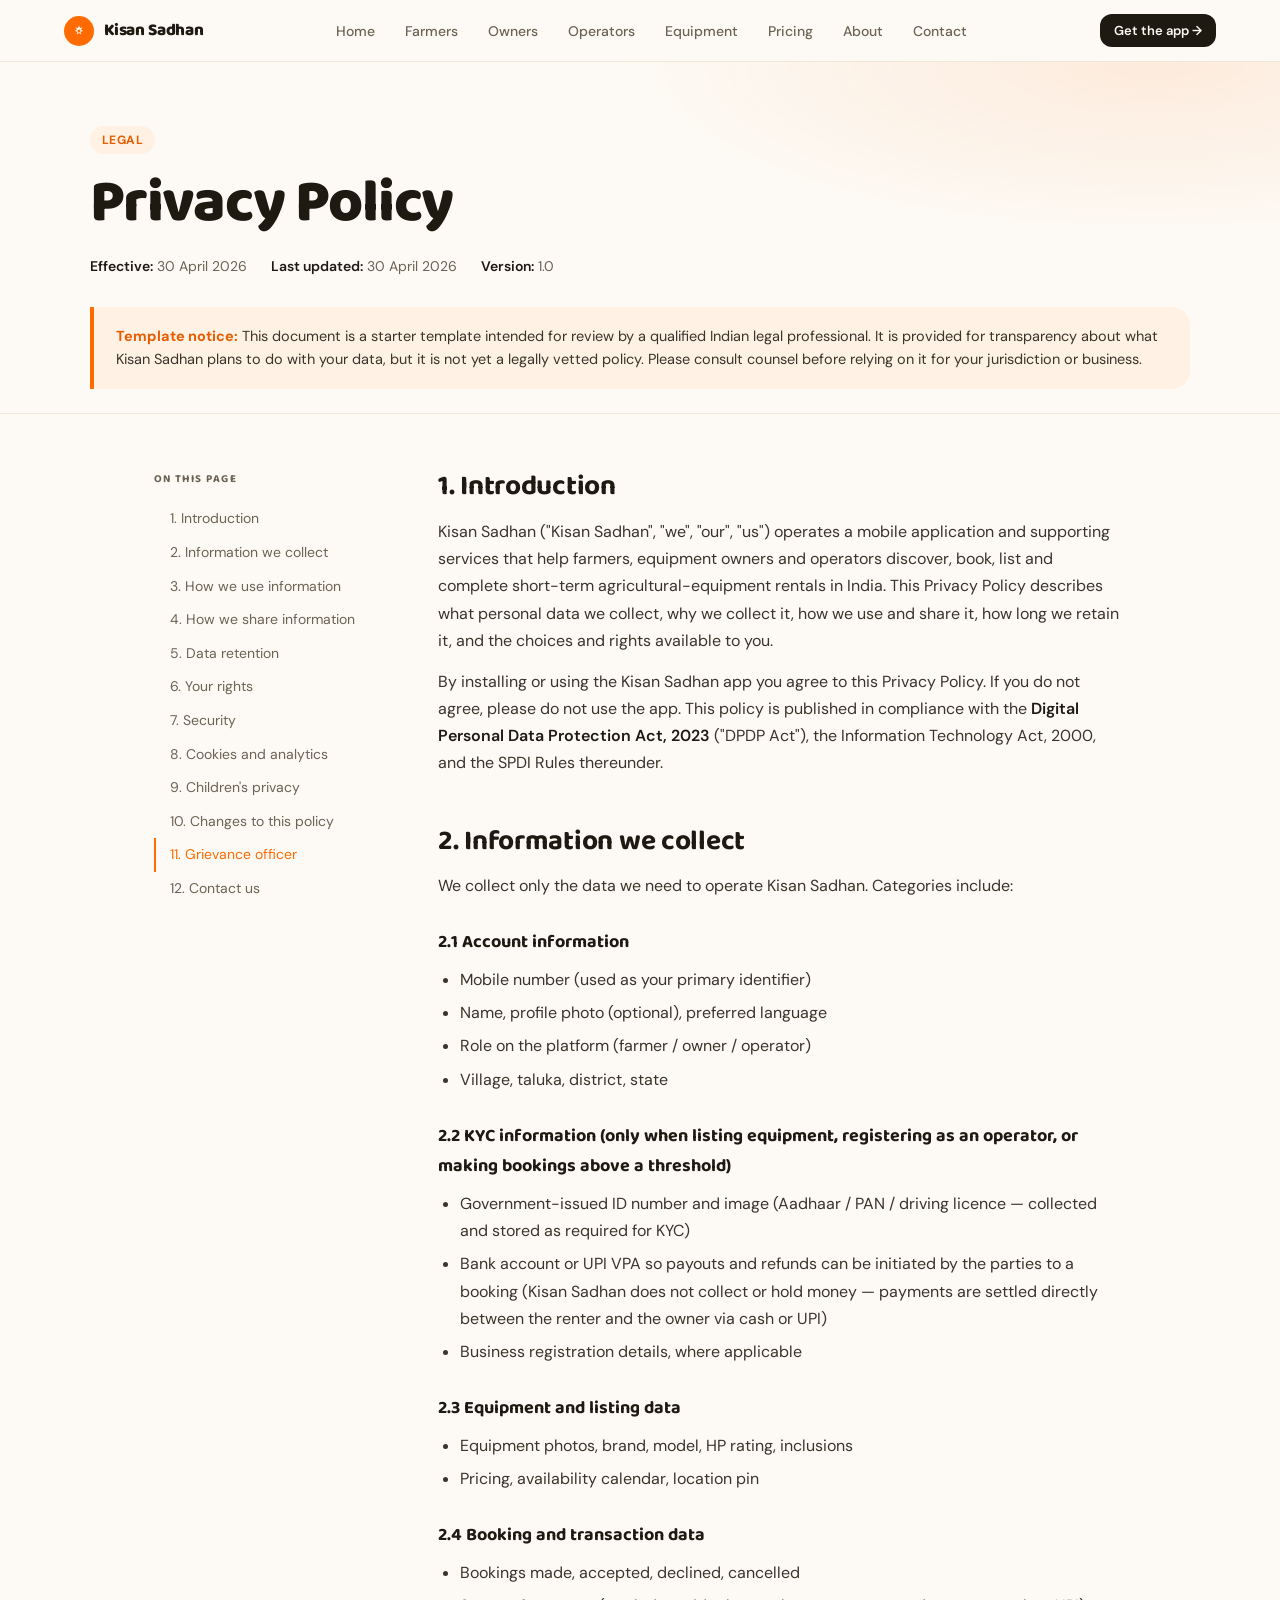
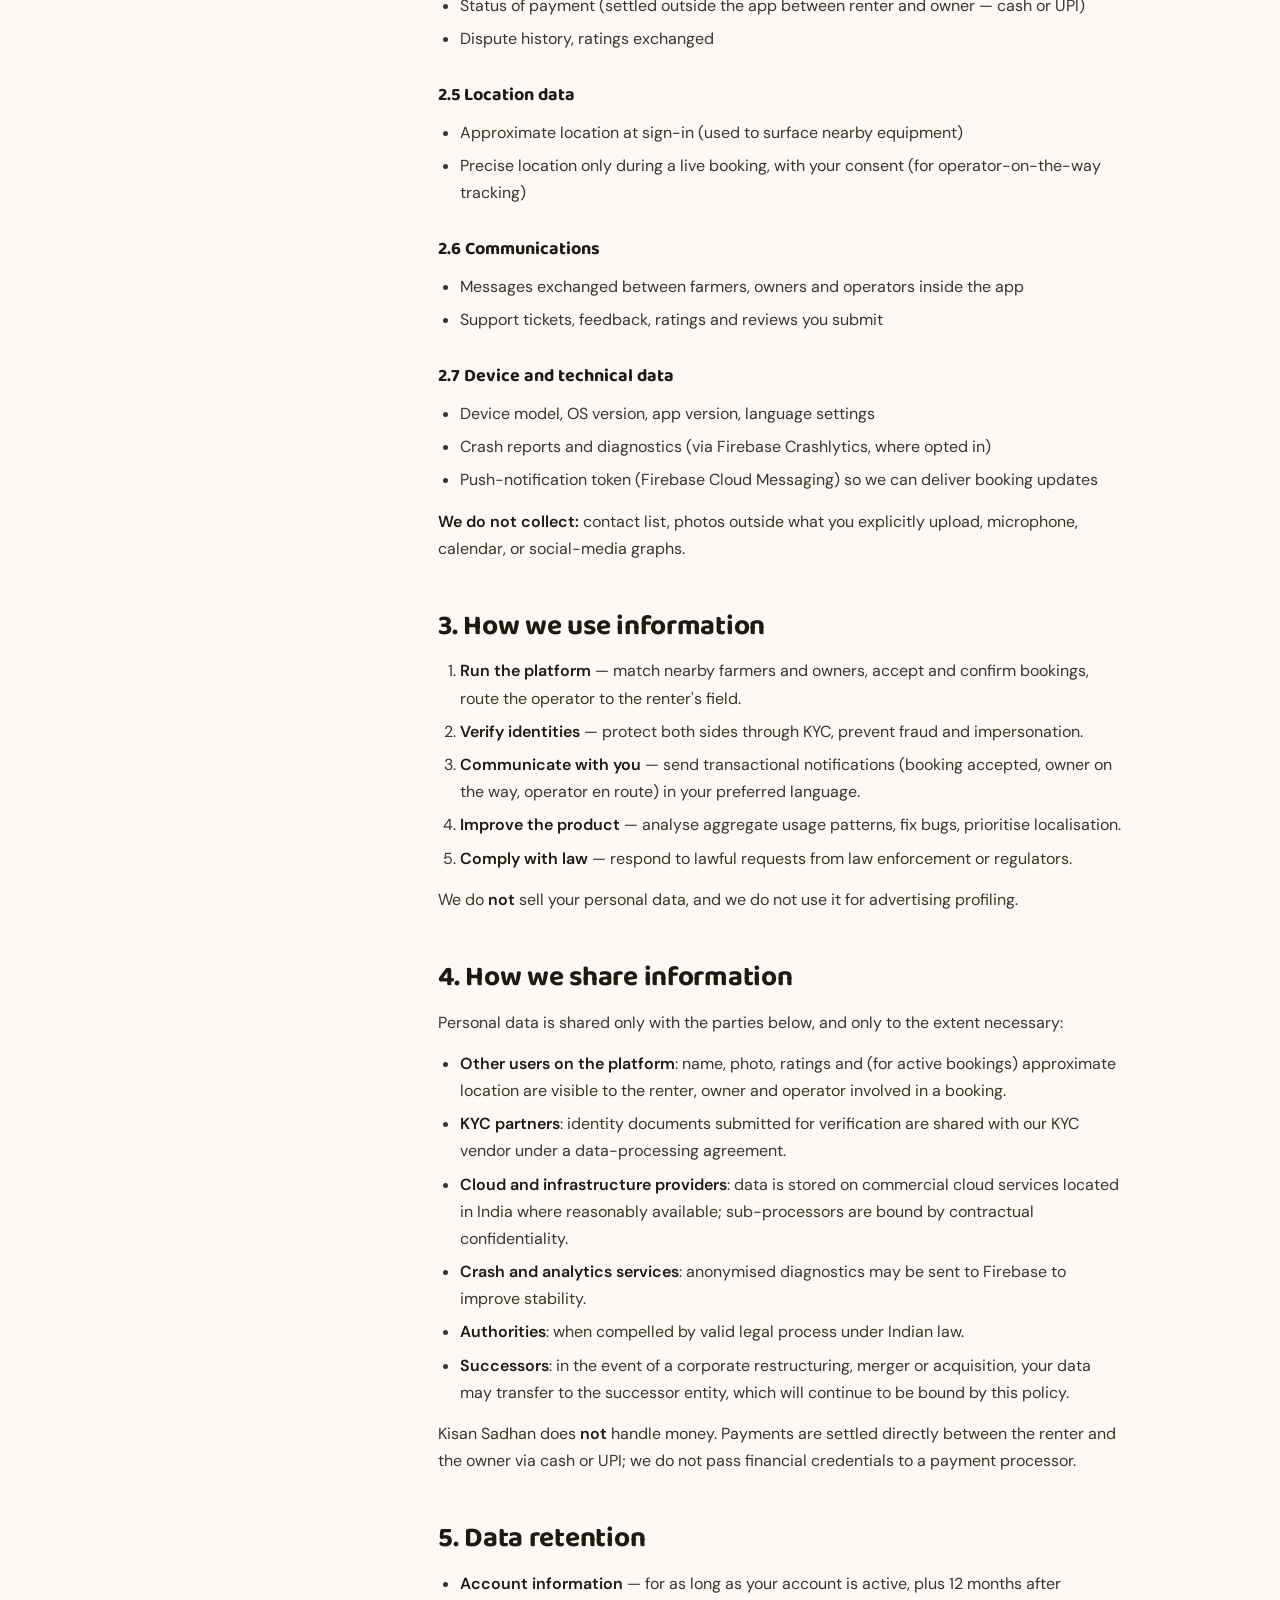
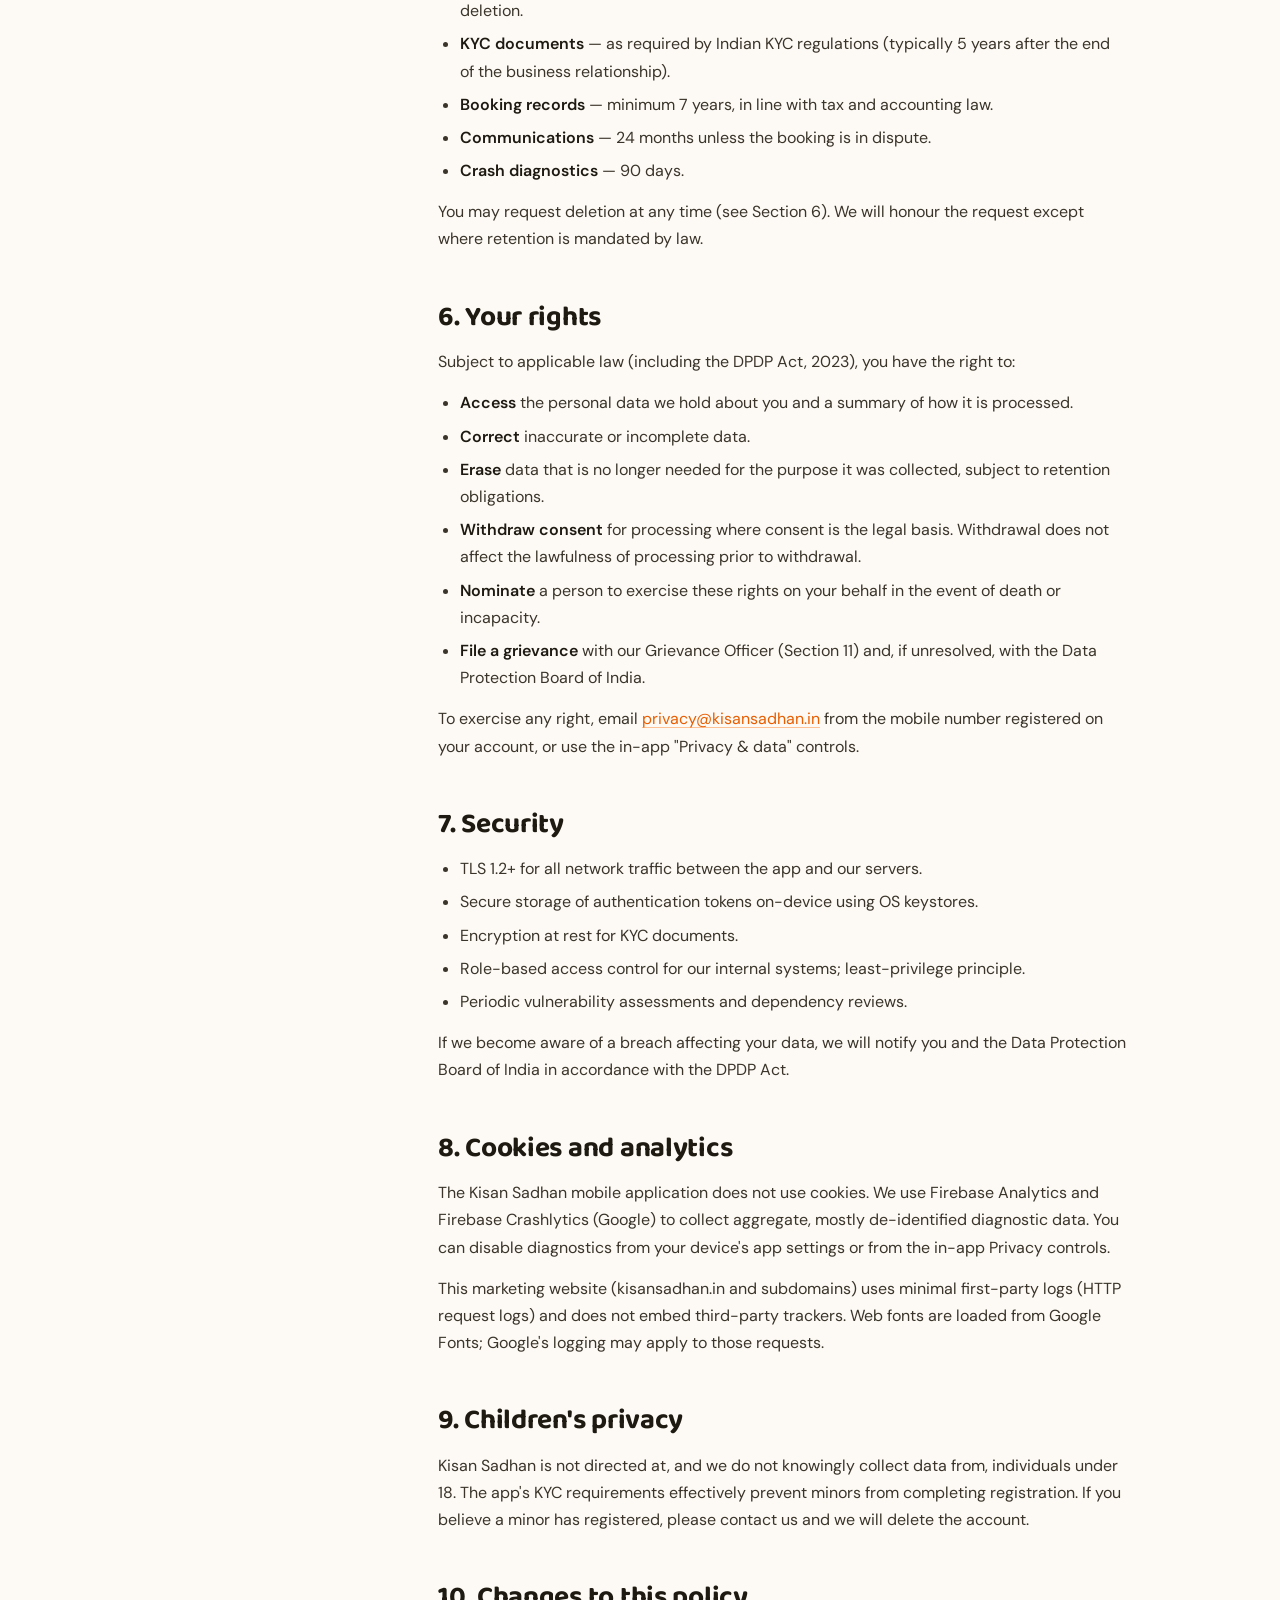
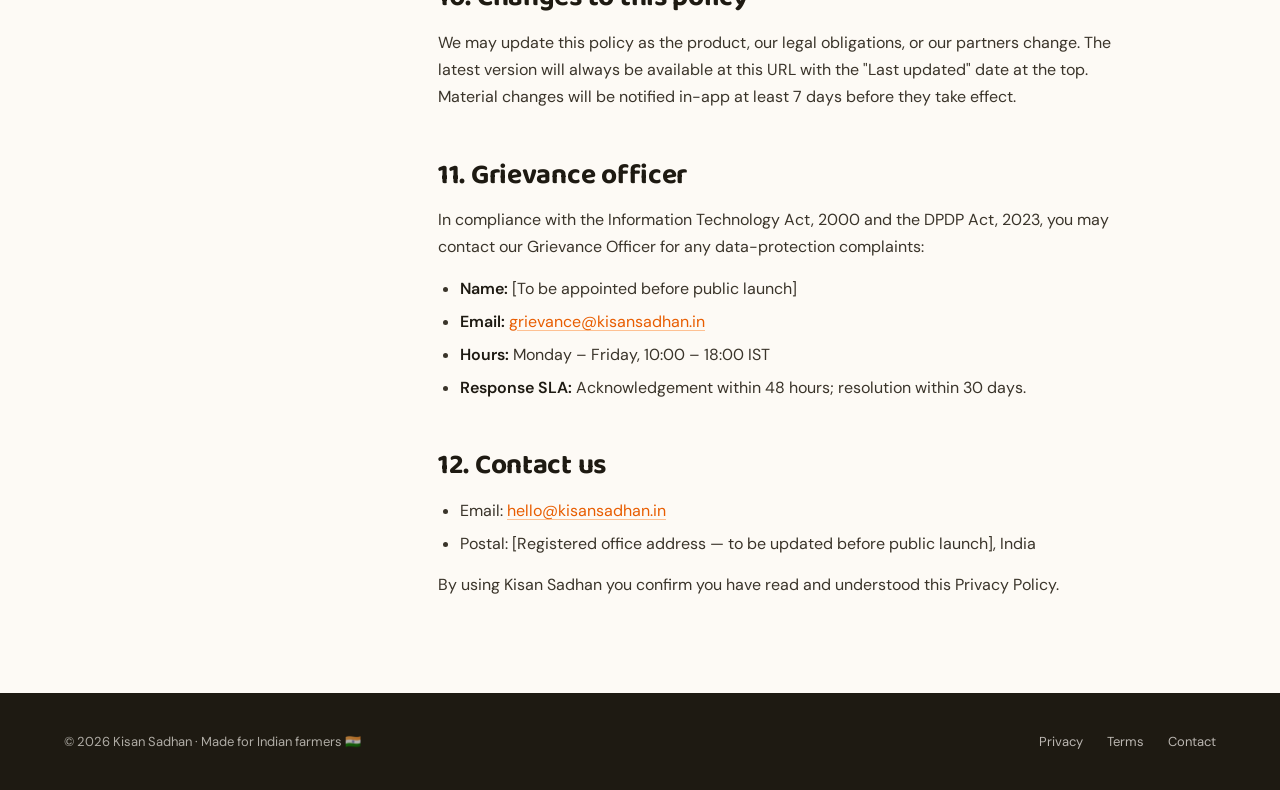
<file: privacy.html>
<!doctype html>
<html lang="en">
<head>
  <meta charset="utf-8" />
  <meta name="viewport" content="width=device-width, initial-scale=1" />
  <meta name="theme-color" content="#FF6B00" />
  <meta name="description" content="Kisan Sadhan privacy policy — how we collect, use, share and protect your data under India's DPDP Act, 2023." />
  <title>Privacy Policy — Kisan Sadhan</title>

  <link rel="preconnect" href="https://fonts.googleapis.com" />
  <link rel="preconnect" href="https://fonts.gstatic.com" crossorigin />
  <link href="https://fonts.googleapis.com/css2?family=Baloo+2:wght@500;600;700;800&family=DM+Sans:wght@400;500;600;700&family=Noto+Sans+Devanagari:wght@500;600;700;800&display=swap" rel="stylesheet" />
  <link rel="stylesheet" href="tokens.css" />

  <style>
    body { background: var(--ky-cream); color: var(--ky-ink-2); }

    /* ── Nav (matches site design) ── */
    .ky-nav {
      position: sticky; top: 0; z-index: 50;
      display: flex; align-items: center; justify-content: space-between;
      padding: 14px 64px;
      border-bottom: 1px solid var(--ky-cream-line);
      background: rgba(253,250,245,0.92);
      backdrop-filter: blur(10px);
      gap: 24px;
    }
    .ky-nav__brand {
      display: flex; align-items: center; gap: 10px;
      text-decoration: none; flex-shrink: 0;
    }
    .ky-nav__logo {
      display: grid; place-items: center;
      width: 30px; height: 30px;
      border-radius: 999px; background: var(--ky-saffron);
    }
    .ky-nav__logo svg { display: block; }
    .ky-nav__wordmark {
      font-family: var(--f-display);
      font-weight: 800; font-size: 17px;
      letter-spacing: -0.01em;
      color: var(--ky-ink);
    }
    .ky-nav__links {
      display: flex; gap: 2px; align-items: center;
      flex: 1; justify-content: center;
    }
    .ky-nav__links a {
      padding: 7px 14px; border-radius: 8px;
      text-decoration: none; font-weight: 500; font-size: 14px;
      color: var(--ky-ink-3); transition: color .15s, background .15s;
    }
    .ky-nav__links a:hover { color: var(--ky-ink); background: var(--ky-cream-deep); }
    .ky-nav__store {
      flex-shrink: 0;
      display: inline-flex; align-items: center; gap: 8px;
      padding: 8px 14px; border-radius: var(--r-btn);
      background: var(--ky-ink); color: var(--ky-cream);
      text-decoration: none; font-size: 13px; font-weight: 600;
    }

    @media (max-width: 768px) {
      .ky-nav { padding: 14px 20px; }
      .ky-nav__links { display: none; }
    }

    /* ── Page hero ── */
    .legal-hero {
      padding: 64px 64px 24px;
      background:
        radial-gradient(900px 300px at 90% 0%, rgba(255,107,0,0.1), transparent 60%),
        var(--ky-cream);
      border-bottom: 1px solid var(--ky-cream-line);
    }
    .legal-hero__inner { max-width: 1100px; margin: 0 auto; }
    .legal-hero__kicker {
      display: inline-flex; align-items: center; gap: 8px;
      padding: 6px 12px; border-radius: 999px;
      background: var(--ky-saffron-tint); color: var(--ky-saffron-deep);
      font-size: 12px; font-weight: 700;
      letter-spacing: 0.04em; text-transform: uppercase;
      margin-bottom: 18px;
    }
    .legal-hero h1 {
      font-family: var(--f-display);
      font-weight: 800; font-size: clamp(36px, 5vw, 60px);
      letter-spacing: -0.02em; line-height: 1.05;
      color: var(--ky-ink); margin: 0;
    }
    .legal-hero__meta {
      display: flex; gap: 24px; flex-wrap: wrap;
      margin-top: 22px; font-size: 14px; color: var(--ky-ink-3);
    }
    .legal-hero__meta strong { color: var(--ky-ink); font-weight: 600; }
    .legal-warning {
      max-width: 1100px; margin: 32px auto 0;
      padding: 18px 22px;
      background: var(--ky-saffron-tint);
      border-left: 4px solid var(--ky-saffron);
      border-radius: 0 var(--r-card) var(--r-card) 0;
      font-size: 14.5px; line-height: 1.6;
      color: var(--ky-ink-2);
    }
    .legal-warning strong { color: var(--ky-saffron-deep); }

    /* ── Layout ── */
    .legal-grid {
      max-width: 1100px; margin: 0 auto;
      padding: 56px 64px 80px;
      display: grid; grid-template-columns: 220px 1fr;
      gap: 64px; align-items: start;
    }
    @media (max-width: 900px) {
      .legal-grid { grid-template-columns: 1fr; gap: 32px; padding: 40px 24px; }
      .legal-hero { padding: 48px 24px 16px; }
    }

    .legal-toc {
      position: sticky; top: 84px;
      align-self: start;
    }
    @media (max-width: 900px) { .legal-toc { position: static; } }
    .legal-toc h4 {
      font-family: var(--f-display);
      font-size: 11px; font-weight: 700;
      letter-spacing: 0.12em; text-transform: uppercase;
      color: var(--ky-ink-3);
      margin: 0 0 14px;
    }
    .legal-toc a {
      display: block;
      padding: 7px 0 7px 14px;
      font-size: 14px; line-height: 1.4;
      color: var(--ky-ink-3); text-decoration: none;
      border-left: 2px solid transparent;
      transition: color .15s, border-color .15s;
    }
    .legal-toc a:hover,
    .legal-toc a.is-active {
      color: var(--ky-saffron);
      border-left-color: var(--ky-saffron);
    }

    /* ── Body ── */
    .legal-body { max-width: 760px; line-height: 1.7; }
    .legal-body h2 {
      font-family: var(--f-display);
      font-weight: 700; font-size: 28px;
      letter-spacing: -0.01em; line-height: 1.2;
      color: var(--ky-ink);
      margin: 48px 0 14px;
      scroll-margin-top: 96px;
    }
    .legal-body h2:first-child { margin-top: 0; }
    .legal-body h3 {
      font-family: var(--f-display);
      font-weight: 700; font-size: 18px;
      color: var(--ky-ink);
      margin: 28px 0 8px;
    }
    .legal-body p { margin: 0 0 14px; }
    .legal-body ul, .legal-body ol {
      margin: 0 0 14px 22px; padding: 0;
    }
    .legal-body li { margin-bottom: 6px; }
    .legal-body strong { color: var(--ky-ink); font-weight: 600; }
    .legal-body a {
      color: var(--ky-saffron-deep);
      text-decoration: underline;
      text-decoration-color: rgba(255,107,0,0.4);
      text-underline-offset: 3px;
    }
    .legal-body a:hover { text-decoration-color: var(--ky-saffron); }

    /* ── Slim footer ── */
    footer.ky-foot {
      padding: 40px 64px; background: var(--ky-ink); color: rgba(253,250,245,0.65); font-size: 13px;
    }
    footer.ky-foot__inner {
      max-width: 1312px; margin: 0 auto;
      display: flex; justify-content: space-between; align-items: center;
      flex-wrap: wrap; gap: 20px;
    }
    footer.ky-foot a {
      color: rgba(253,250,245,0.7); text-decoration: none;
    }
    footer.ky-foot a:hover { color: rgba(253,250,245,1); }
  </style>
</head>
<body>
  <nav class="ky-nav">
    <a href="index.html" class="ky-nav__brand">
      <span class="ky-nav__logo">
        <svg width="20" height="20" viewBox="0 0 40 40" aria-hidden>
          <path d="M20 9 L22 14 L27 13 L24 17 L28 20 L23 22 L25 27 L20 24 L15 27 L17 22 L12 20 L16 17 L13 13 L18 14 Z" fill="#FDFAF5"/>
          <circle cx="20" cy="20" r="3" fill="#FF6B00"/>
        </svg>
      </span>
      <span class="ky-nav__wordmark">Kisan Sadhan</span>
    </a>
    <div class="ky-nav__links">
      <a href="index.html">Home</a>
      <a href="farmer.html">Farmers</a>
      <a href="owner.html">Owners</a>
      <a href="operator.html">Operators</a>
      <a href="catalog.html">Equipment</a>
      <a href="pricing.html">Pricing</a>
      <a href="about.html">About</a>
      <a href="contact.html">Contact</a>
    </div>
    <a href="index.html#download" class="ky-nav__store">Get the app →</a>
  </nav>

  <header class="legal-hero">
    <div class="legal-hero__inner">
      <span class="legal-hero__kicker">Legal</span>
      <h1>Privacy Policy</h1>
      <div class="legal-hero__meta">
        <span><strong>Effective:</strong> 30 April 2026</span>
        <span><strong>Last updated:</strong> 30 April 2026</span>
        <span><strong>Version:</strong> 1.0</span>
      </div>
    </div>
    <div class="legal-warning">
      <strong>Template notice:</strong> This document is a starter template intended for review by a qualified Indian legal professional. It is provided for transparency about what Kisan Sadhan plans to do with your data, but it is not yet a legally vetted policy. Please consult counsel before relying on it for your jurisdiction or business.
    </div>
  </header>

  <section class="legal-grid">
    <aside class="legal-toc" aria-label="On this page">
      <h4>On this page</h4>
      <a href="#intro">1. Introduction</a>
      <a href="#what-we-collect">2. Information we collect</a>
      <a href="#how-we-use">3. How we use information</a>
      <a href="#sharing">4. How we share information</a>
      <a href="#retention">5. Data retention</a>
      <a href="#your-rights">6. Your rights</a>
      <a href="#security">7. Security</a>
      <a href="#cookies">8. Cookies and analytics</a>
      <a href="#minors">9. Children's privacy</a>
      <a href="#changes">10. Changes to this policy</a>
      <a href="#grievance">11. Grievance officer</a>
      <a href="#contact">12. Contact us</a>
    </aside>

    <article class="legal-body">
      <h2 id="intro">1. Introduction</h2>
      <p>Kisan Sadhan ("Kisan Sadhan", "we", "our", "us") operates a mobile application and supporting services that help farmers, equipment owners and operators discover, book, list and complete short-term agricultural-equipment rentals in India. This Privacy Policy describes what personal data we collect, why we collect it, how we use and share it, how long we retain it, and the choices and rights available to you.</p>
      <p>By installing or using the Kisan Sadhan app you agree to this Privacy Policy. If you do not agree, please do not use the app. This policy is published in compliance with the <strong>Digital Personal Data Protection Act, 2023</strong> ("DPDP Act"), the Information Technology Act, 2000, and the SPDI Rules thereunder.</p>

      <h2 id="what-we-collect">2. Information we collect</h2>
      <p>We collect only the data we need to operate Kisan Sadhan. Categories include:</p>
      <h3>2.1 Account information</h3>
      <ul>
        <li>Mobile number (used as your primary identifier)</li>
        <li>Name, profile photo (optional), preferred language</li>
        <li>Role on the platform (farmer / owner / operator)</li>
        <li>Village, taluka, district, state</li>
      </ul>
      <h3>2.2 KYC information (only when listing equipment, registering as an operator, or making bookings above a threshold)</h3>
      <ul>
        <li>Government-issued ID number and image (Aadhaar / PAN / driving licence — collected and stored as required for KYC)</li>
        <li>Bank account or UPI VPA so payouts and refunds can be initiated by the parties to a booking (Kisan Sadhan does not collect or hold money — payments are settled directly between the renter and the owner via cash or UPI)</li>
        <li>Business registration details, where applicable</li>
      </ul>
      <h3>2.3 Equipment and listing data</h3>
      <ul>
        <li>Equipment photos, brand, model, HP rating, inclusions</li>
        <li>Pricing, availability calendar, location pin</li>
      </ul>
      <h3>2.4 Booking and transaction data</h3>
      <ul>
        <li>Bookings made, accepted, declined, cancelled</li>
        <li>Status of payment (settled outside the app between renter and owner — cash or UPI)</li>
        <li>Dispute history, ratings exchanged</li>
      </ul>
      <h3>2.5 Location data</h3>
      <ul>
        <li>Approximate location at sign-in (used to surface nearby equipment)</li>
        <li>Precise location only during a live booking, with your consent (for operator-on-the-way tracking)</li>
      </ul>
      <h3>2.6 Communications</h3>
      <ul>
        <li>Messages exchanged between farmers, owners and operators inside the app</li>
        <li>Support tickets, feedback, ratings and reviews you submit</li>
      </ul>
      <h3>2.7 Device and technical data</h3>
      <ul>
        <li>Device model, OS version, app version, language settings</li>
        <li>Crash reports and diagnostics (via Firebase Crashlytics, where opted in)</li>
        <li>Push-notification token (Firebase Cloud Messaging) so we can deliver booking updates</li>
      </ul>
      <p><strong>We do not collect:</strong> contact list, photos outside what you explicitly upload, microphone, calendar, or social-media graphs.</p>

      <h2 id="how-we-use">3. How we use information</h2>
      <ol>
        <li><strong>Run the platform</strong> — match nearby farmers and owners, accept and confirm bookings, route the operator to the renter's field.</li>
        <li><strong>Verify identities</strong> — protect both sides through KYC, prevent fraud and impersonation.</li>
        <li><strong>Communicate with you</strong> — send transactional notifications (booking accepted, owner on the way, operator en route) in your preferred language.</li>
        <li><strong>Improve the product</strong> — analyse aggregate usage patterns, fix bugs, prioritise localisation.</li>
        <li><strong>Comply with law</strong> — respond to lawful requests from law enforcement or regulators.</li>
      </ol>
      <p>We do <strong>not</strong> sell your personal data, and we do not use it for advertising profiling.</p>

      <h2 id="sharing">4. How we share information</h2>
      <p>Personal data is shared only with the parties below, and only to the extent necessary:</p>
      <ul>
        <li><strong>Other users on the platform</strong>: name, photo, ratings and (for active bookings) approximate location are visible to the renter, owner and operator involved in a booking.</li>
        <li><strong>KYC partners</strong>: identity documents submitted for verification are shared with our KYC vendor under a data-processing agreement.</li>
        <li><strong>Cloud and infrastructure providers</strong>: data is stored on commercial cloud services located in India where reasonably available; sub-processors are bound by contractual confidentiality.</li>
        <li><strong>Crash and analytics services</strong>: anonymised diagnostics may be sent to Firebase to improve stability.</li>
        <li><strong>Authorities</strong>: when compelled by valid legal process under Indian law.</li>
        <li><strong>Successors</strong>: in the event of a corporate restructuring, merger or acquisition, your data may transfer to the successor entity, which will continue to be bound by this policy.</li>
      </ul>
      <p>Kisan Sadhan does <strong>not</strong> handle money. Payments are settled directly between the renter and the owner via cash or UPI; we do not pass financial credentials to a payment processor.</p>

      <h2 id="retention">5. Data retention</h2>
      <ul>
        <li><strong>Account information</strong> — for as long as your account is active, plus 12 months after deletion.</li>
        <li><strong>KYC documents</strong> — as required by Indian KYC regulations (typically 5 years after the end of the business relationship).</li>
        <li><strong>Booking records</strong> — minimum 7 years, in line with tax and accounting law.</li>
        <li><strong>Communications</strong> — 24 months unless the booking is in dispute.</li>
        <li><strong>Crash diagnostics</strong> — 90 days.</li>
      </ul>
      <p>You may request deletion at any time (see Section 6). We will honour the request except where retention is mandated by law.</p>

      <h2 id="your-rights">6. Your rights</h2>
      <p>Subject to applicable law (including the DPDP Act, 2023), you have the right to:</p>
      <ul>
        <li><strong>Access</strong> the personal data we hold about you and a summary of how it is processed.</li>
        <li><strong>Correct</strong> inaccurate or incomplete data.</li>
        <li><strong>Erase</strong> data that is no longer needed for the purpose it was collected, subject to retention obligations.</li>
        <li><strong>Withdraw consent</strong> for processing where consent is the legal basis. Withdrawal does not affect the lawfulness of processing prior to withdrawal.</li>
        <li><strong>Nominate</strong> a person to exercise these rights on your behalf in the event of death or incapacity.</li>
        <li><strong>File a grievance</strong> with our Grievance Officer (Section 11) and, if unresolved, with the Data Protection Board of India.</li>
      </ul>
      <p>To exercise any right, email <a href="mailto:privacy@kisansadhan.in">privacy@kisansadhan.in</a> from the mobile number registered on your account, or use the in-app "Privacy &amp; data" controls.</p>

      <h2 id="security">7. Security</h2>
      <ul>
        <li>TLS 1.2+ for all network traffic between the app and our servers.</li>
        <li>Secure storage of authentication tokens on-device using OS keystores.</li>
        <li>Encryption at rest for KYC documents.</li>
        <li>Role-based access control for our internal systems; least-privilege principle.</li>
        <li>Periodic vulnerability assessments and dependency reviews.</li>
      </ul>
      <p>If we become aware of a breach affecting your data, we will notify you and the Data Protection Board of India in accordance with the DPDP Act.</p>

      <h2 id="cookies">8. Cookies and analytics</h2>
      <p>The Kisan Sadhan mobile application does not use cookies. We use Firebase Analytics and Firebase Crashlytics (Google) to collect aggregate, mostly de-identified diagnostic data. You can disable diagnostics from your device's app settings or from the in-app Privacy controls.</p>
      <p>This marketing website (kisansadhan.in and subdomains) uses minimal first-party logs (HTTP request logs) and does not embed third-party trackers. Web fonts are loaded from Google Fonts; Google's logging may apply to those requests.</p>

      <h2 id="minors">9. Children's privacy</h2>
      <p>Kisan Sadhan is not directed at, and we do not knowingly collect data from, individuals under 18. The app's KYC requirements effectively prevent minors from completing registration. If you believe a minor has registered, please contact us and we will delete the account.</p>

      <h2 id="changes">10. Changes to this policy</h2>
      <p>We may update this policy as the product, our legal obligations, or our partners change. The latest version will always be available at this URL with the "Last updated" date at the top. Material changes will be notified in-app at least 7 days before they take effect.</p>

      <h2 id="grievance">11. Grievance officer</h2>
      <p>In compliance with the Information Technology Act, 2000 and the DPDP Act, 2023, you may contact our Grievance Officer for any data-protection complaints:</p>
      <ul>
        <li><strong>Name:</strong> [To be appointed before public launch]</li>
        <li><strong>Email:</strong> <a href="mailto:grievance@kisansadhan.in">grievance@kisansadhan.in</a></li>
        <li><strong>Hours:</strong> Monday – Friday, 10:00 – 18:00 IST</li>
        <li><strong>Response SLA:</strong> Acknowledgement within 48 hours; resolution within 30 days.</li>
      </ul>

      <h2 id="contact">12. Contact us</h2>
      <ul>
        <li>Email: <a href="mailto:hello@kisansadhan.in">hello@kisansadhan.in</a></li>
        <li>Postal: [Registered office address — to be updated before public launch], India</li>
      </ul>
      <p>By using Kisan Sadhan you confirm you have read and understood this Privacy Policy.</p>
    </article>
  </section>

  <footer class="ky-foot">
    <div class="ky-foot__inner" style="max-width:1312px; margin:0 auto; display:flex; justify-content:space-between; align-items:center; flex-wrap:wrap; gap:20px;">
      <span>© 2026 Kisan Sadhan · Made for Indian farmers 🇮🇳</span>
      <div style="display:flex; gap:24px;">
        <a href="privacy.html">Privacy</a>
        <a href="terms.html">Terms</a>
        <a href="contact.html">Contact</a>
      </div>
    </div>
  </footer>

  <script>
    // Active TOC link on scroll
    (function () {
      var links = document.querySelectorAll('.legal-toc a');
      var headings = Array.from(links).map(function (a) {
        return document.querySelector(a.getAttribute('href'));
      }).filter(Boolean);
      if (!headings.length) return;
      var io = new IntersectionObserver(function (entries) {
        entries.forEach(function (e) {
          if (e.isIntersecting) {
            var id = e.target.id;
            links.forEach(function (a) {
              a.classList.toggle('is-active', a.getAttribute('href') === '#' + id);
            });
          }
        });
      }, { rootMargin: '-30% 0px -60% 0px', threshold: 0 });
      headings.forEach(function (h) { io.observe(h); });
    })();
  </script>
</body>
</html>
</file>
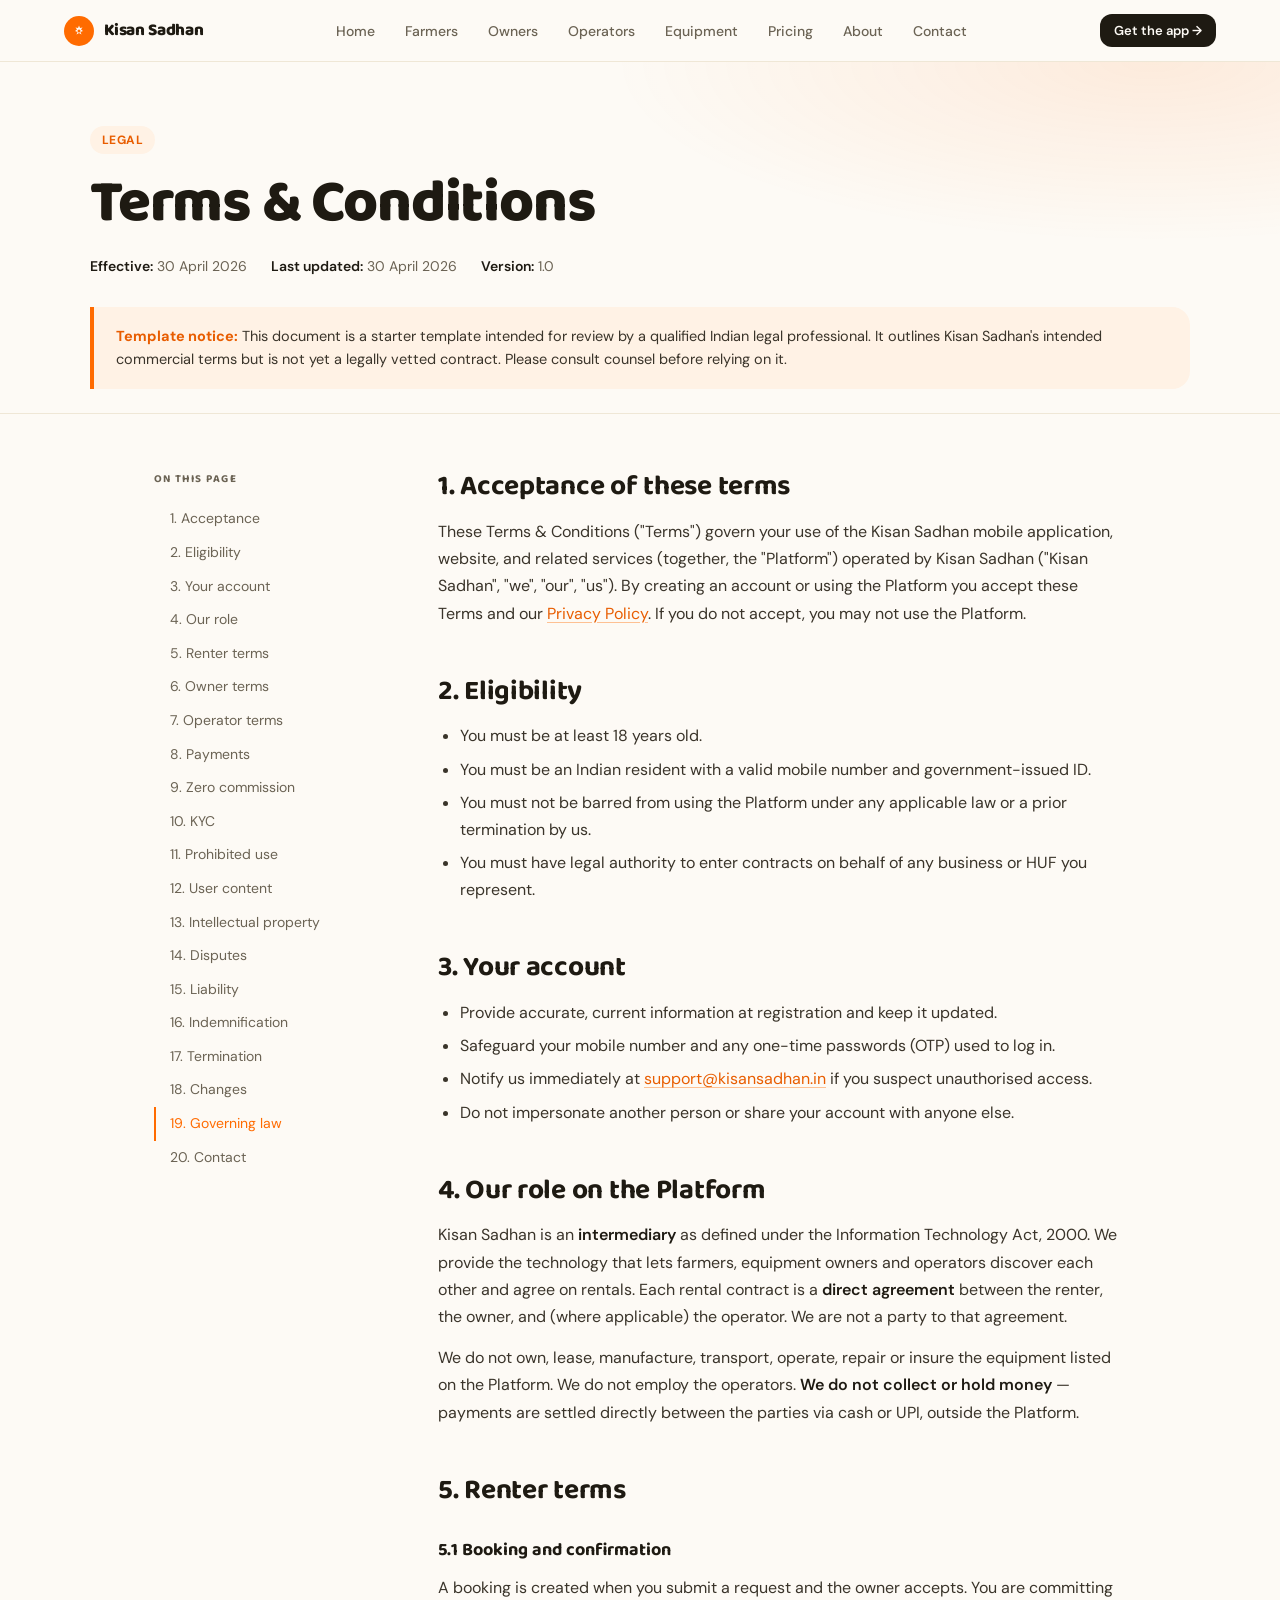
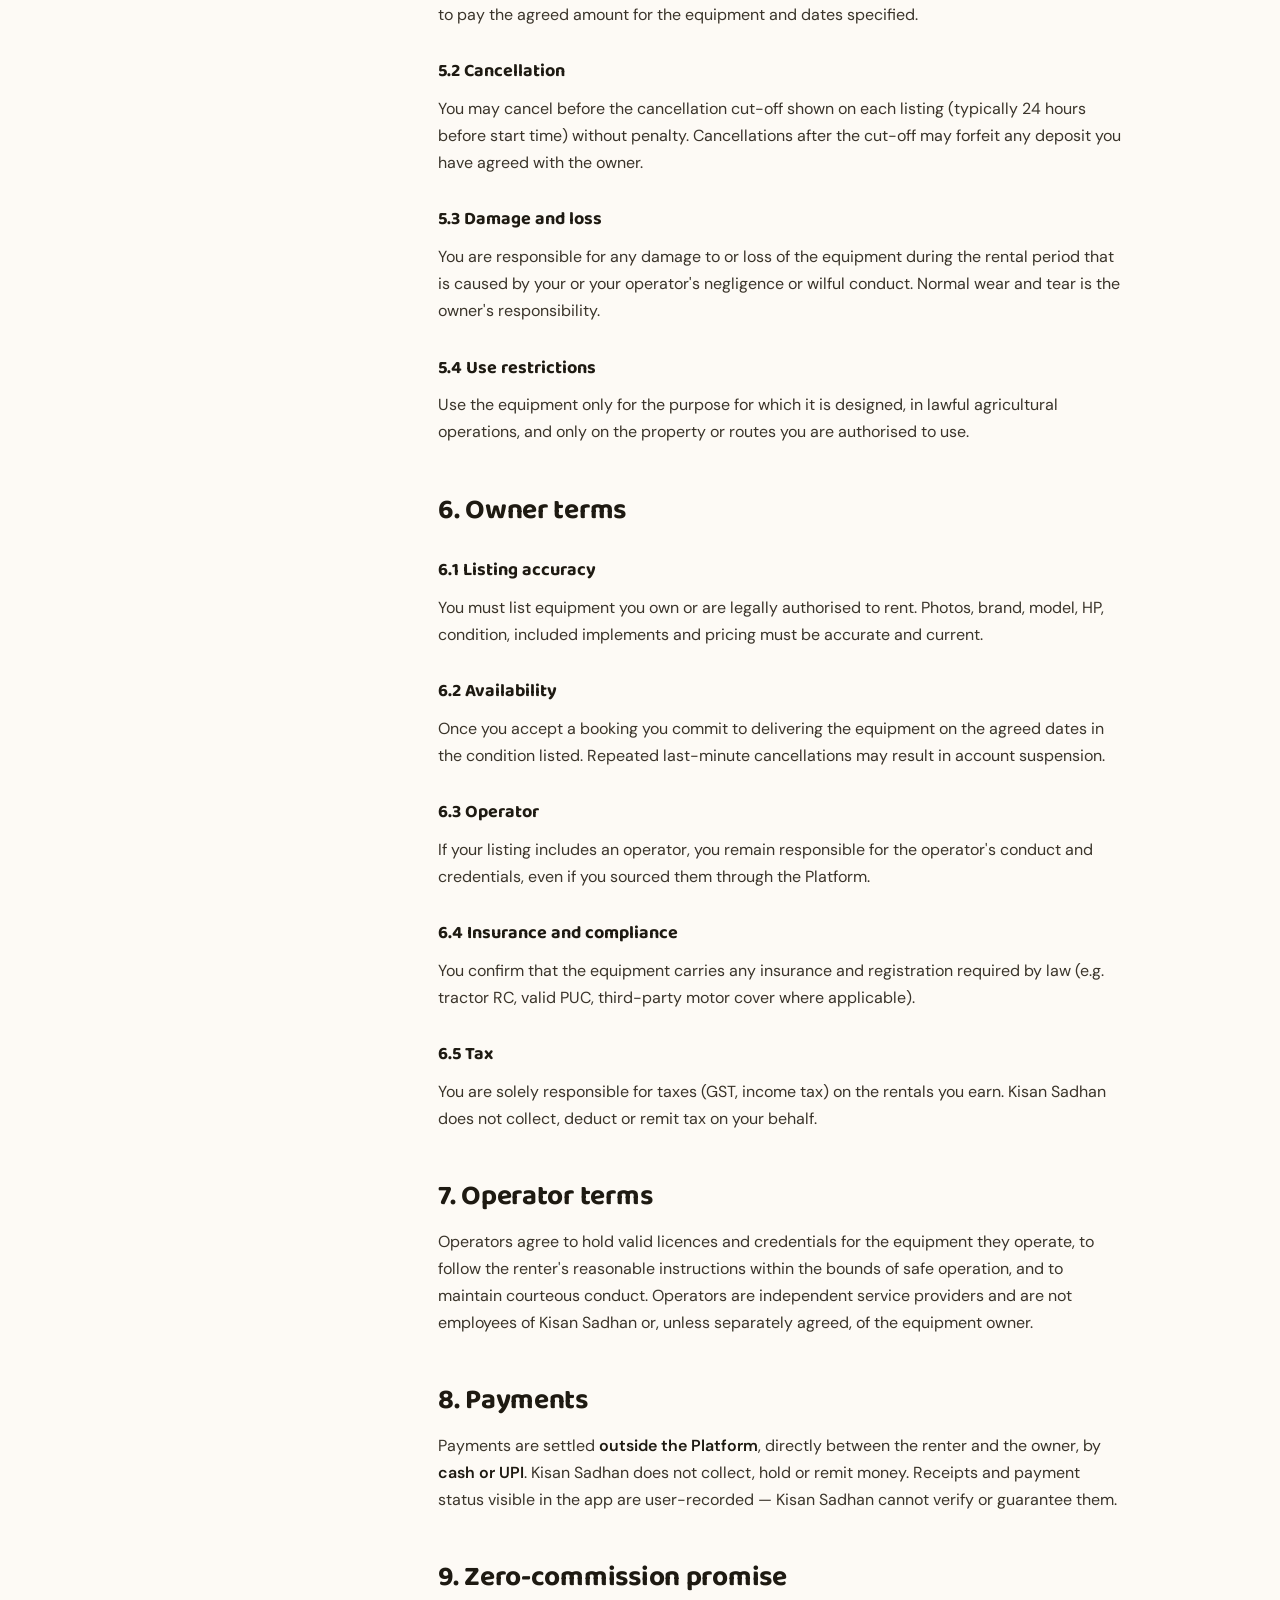
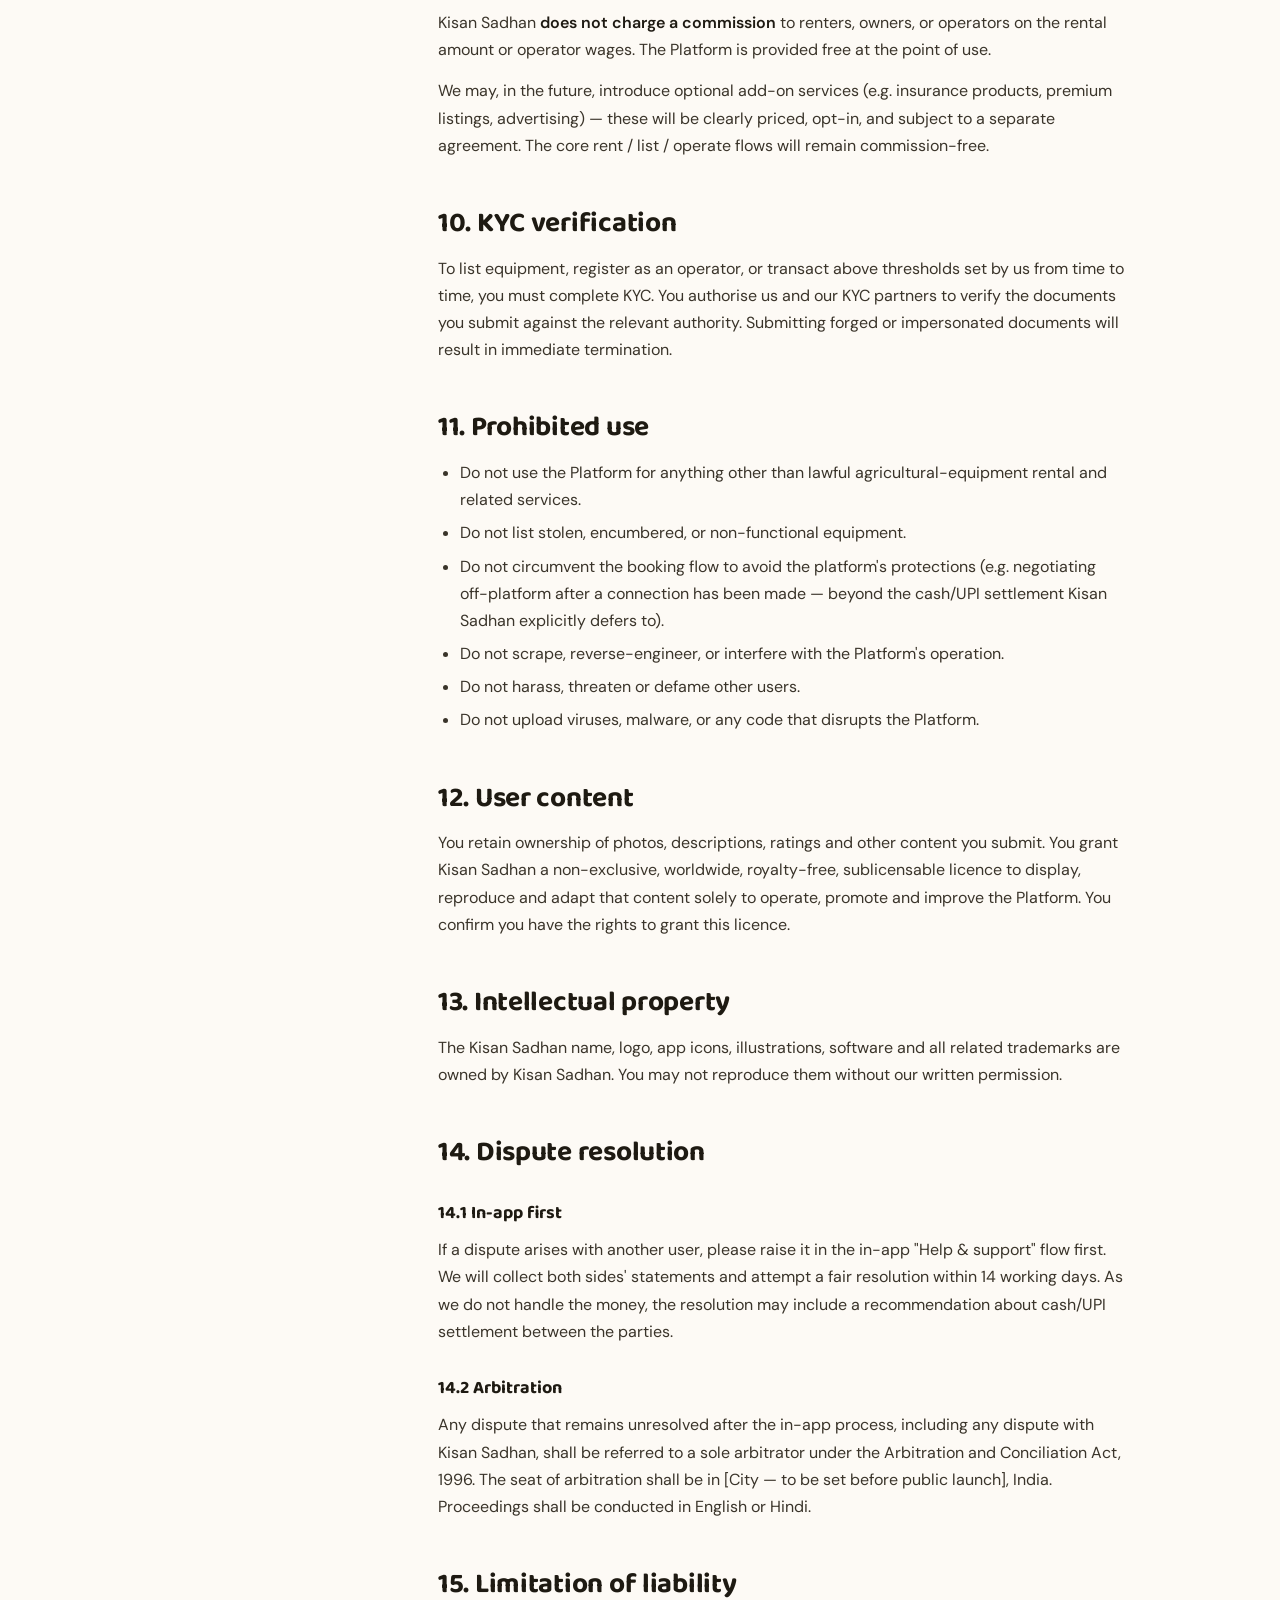
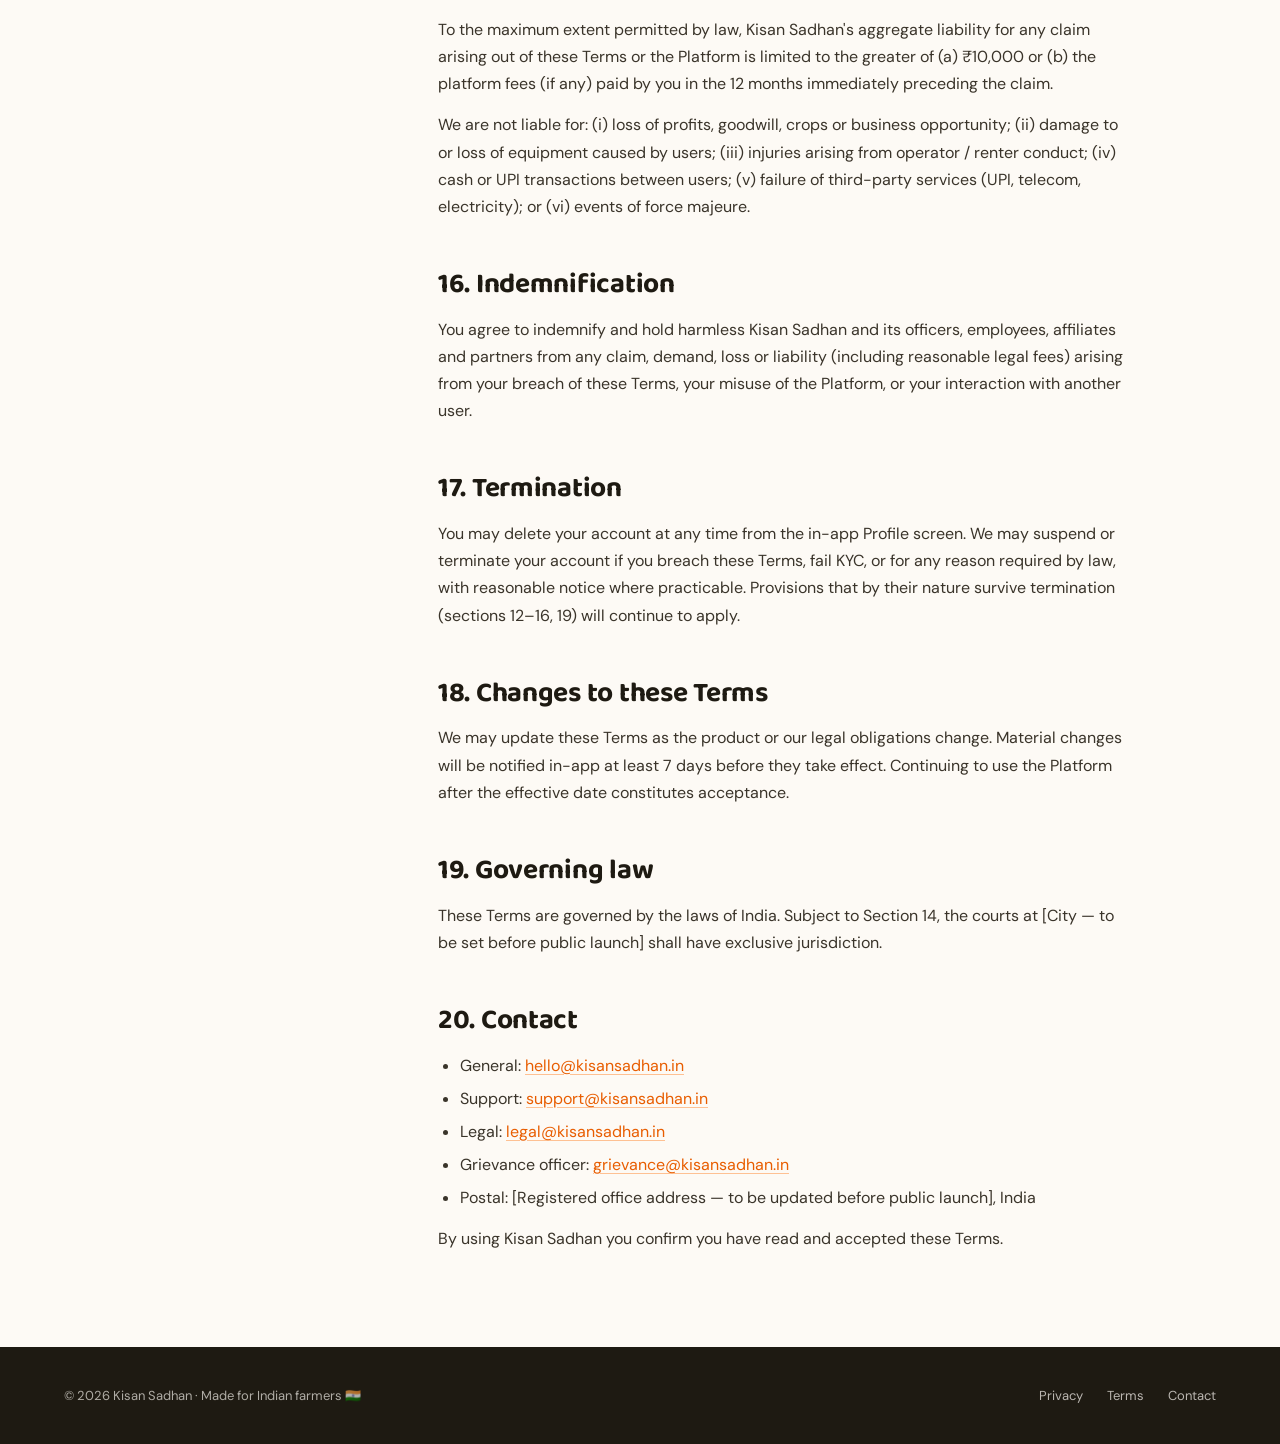
<file: terms.html>
<!doctype html>
<html lang="en">
<head>
  <meta charset="utf-8" />
  <meta name="viewport" content="width=device-width, initial-scale=1" />
  <meta name="theme-color" content="#FF6B00" />
  <meta name="description" content="Kisan Sadhan terms and conditions — the rules of the platform for farmers, equipment owners and operators." />
  <title>Terms &amp; Conditions — Kisan Sadhan</title>

  <link rel="preconnect" href="https://fonts.googleapis.com" />
  <link rel="preconnect" href="https://fonts.gstatic.com" crossorigin />
  <link href="https://fonts.googleapis.com/css2?family=Baloo+2:wght@500;600;700;800&family=DM+Sans:wght@400;500;600;700&family=Noto+Sans+Devanagari:wght@500;600;700;800&display=swap" rel="stylesheet" />
  <link rel="stylesheet" href="tokens.css" />

  <style>
    body { background: var(--ky-cream); color: var(--ky-ink-2); }

    .ky-nav { position: sticky; top: 0; z-index: 50; display: flex; align-items: center; justify-content: space-between; padding: 14px 64px; border-bottom: 1px solid var(--ky-cream-line); background: rgba(253,250,245,0.92); backdrop-filter: blur(10px); gap: 24px; }
    .ky-nav__brand { display: flex; align-items: center; gap: 10px; text-decoration: none; flex-shrink: 0; }
    .ky-nav__logo { display: grid; place-items: center; width: 30px; height: 30px; border-radius: 999px; background: var(--ky-saffron); }
    .ky-nav__wordmark { font-family: var(--f-display); font-weight: 800; font-size: 17px; letter-spacing: -0.01em; color: var(--ky-ink); }
    .ky-nav__links { display: flex; gap: 2px; align-items: center; flex: 1; justify-content: center; }
    .ky-nav__links a { padding: 7px 14px; border-radius: 8px; text-decoration: none; font-weight: 500; font-size: 14px; color: var(--ky-ink-3); transition: color .15s, background .15s; }
    .ky-nav__links a:hover { color: var(--ky-ink); background: var(--ky-cream-deep); }
    .ky-nav__store { flex-shrink: 0; display: inline-flex; align-items: center; gap: 8px; padding: 8px 14px; border-radius: var(--r-btn); background: var(--ky-ink); color: var(--ky-cream); text-decoration: none; font-size: 13px; font-weight: 600; }
    @media (max-width: 768px) { .ky-nav { padding: 14px 20px; } .ky-nav__links { display: none; } }

    .legal-hero { padding: 64px 64px 24px; background: radial-gradient(900px 300px at 90% 0%, rgba(255,107,0,0.1), transparent 60%), var(--ky-cream); border-bottom: 1px solid var(--ky-cream-line); }
    .legal-hero__inner { max-width: 1100px; margin: 0 auto; }
    .legal-hero__kicker { display: inline-flex; align-items: center; gap: 8px; padding: 6px 12px; border-radius: 999px; background: var(--ky-saffron-tint); color: var(--ky-saffron-deep); font-size: 12px; font-weight: 700; letter-spacing: 0.04em; text-transform: uppercase; margin-bottom: 18px; }
    .legal-hero h1 { font-family: var(--f-display); font-weight: 800; font-size: clamp(36px, 5vw, 60px); letter-spacing: -0.02em; line-height: 1.05; color: var(--ky-ink); margin: 0; }
    .legal-hero__meta { display: flex; gap: 24px; flex-wrap: wrap; margin-top: 22px; font-size: 14px; color: var(--ky-ink-3); }
    .legal-hero__meta strong { color: var(--ky-ink); font-weight: 600; }
    .legal-warning { max-width: 1100px; margin: 32px auto 0; padding: 18px 22px; background: var(--ky-saffron-tint); border-left: 4px solid var(--ky-saffron); border-radius: 0 var(--r-card) var(--r-card) 0; font-size: 14.5px; line-height: 1.6; color: var(--ky-ink-2); }
    .legal-warning strong { color: var(--ky-saffron-deep); }

    .legal-grid { max-width: 1100px; margin: 0 auto; padding: 56px 64px 80px; display: grid; grid-template-columns: 220px 1fr; gap: 64px; align-items: start; }
    @media (max-width: 900px) { .legal-grid { grid-template-columns: 1fr; gap: 32px; padding: 40px 24px; } .legal-hero { padding: 48px 24px 16px; } }

    .legal-toc { position: sticky; top: 84px; align-self: start; }
    @media (max-width: 900px) { .legal-toc { position: static; } }
    .legal-toc h4 { font-family: var(--f-display); font-size: 11px; font-weight: 700; letter-spacing: 0.12em; text-transform: uppercase; color: var(--ky-ink-3); margin: 0 0 14px; }
    .legal-toc a { display: block; padding: 7px 0 7px 14px; font-size: 14px; line-height: 1.4; color: var(--ky-ink-3); text-decoration: none; border-left: 2px solid transparent; transition: color .15s, border-color .15s; }
    .legal-toc a:hover, .legal-toc a.is-active { color: var(--ky-saffron); border-left-color: var(--ky-saffron); }

    .legal-body { max-width: 760px; line-height: 1.7; }
    .legal-body h2 { font-family: var(--f-display); font-weight: 700; font-size: 28px; letter-spacing: -0.01em; line-height: 1.2; color: var(--ky-ink); margin: 48px 0 14px; scroll-margin-top: 96px; }
    .legal-body h2:first-child { margin-top: 0; }
    .legal-body h3 { font-family: var(--f-display); font-weight: 700; font-size: 18px; color: var(--ky-ink); margin: 28px 0 8px; }
    .legal-body p { margin: 0 0 14px; }
    .legal-body ul, .legal-body ol { margin: 0 0 14px 22px; padding: 0; }
    .legal-body li { margin-bottom: 6px; }
    .legal-body strong { color: var(--ky-ink); font-weight: 600; }
    .legal-body a { color: var(--ky-saffron-deep); text-decoration: underline; text-decoration-color: rgba(255,107,0,0.4); text-underline-offset: 3px; }
    .legal-body a:hover { text-decoration-color: var(--ky-saffron); }

    footer.ky-foot { padding: 40px 64px; background: var(--ky-ink); color: rgba(253,250,245,0.65); font-size: 13px; }
    footer.ky-foot a { color: rgba(253,250,245,0.7); text-decoration: none; }
    footer.ky-foot a:hover { color: rgba(253,250,245,1); }
  </style>
</head>
<body>
  <nav class="ky-nav">
    <a href="index.html" class="ky-nav__brand">
      <span class="ky-nav__logo">
        <svg width="20" height="20" viewBox="0 0 40 40" aria-hidden>
          <path d="M20 9 L22 14 L27 13 L24 17 L28 20 L23 22 L25 27 L20 24 L15 27 L17 22 L12 20 L16 17 L13 13 L18 14 Z" fill="#FDFAF5"/>
          <circle cx="20" cy="20" r="3" fill="#FF6B00"/>
        </svg>
      </span>
      <span class="ky-nav__wordmark">Kisan Sadhan</span>
    </a>
    <div class="ky-nav__links">
      <a href="index.html">Home</a>
      <a href="farmer.html">Farmers</a>
      <a href="owner.html">Owners</a>
      <a href="operator.html">Operators</a>
      <a href="catalog.html">Equipment</a>
      <a href="pricing.html">Pricing</a>
      <a href="about.html">About</a>
      <a href="contact.html">Contact</a>
    </div>
    <a href="index.html#download" class="ky-nav__store">Get the app →</a>
  </nav>

  <header class="legal-hero">
    <div class="legal-hero__inner">
      <span class="legal-hero__kicker">Legal</span>
      <h1>Terms &amp; Conditions</h1>
      <div class="legal-hero__meta">
        <span><strong>Effective:</strong> 30 April 2026</span>
        <span><strong>Last updated:</strong> 30 April 2026</span>
        <span><strong>Version:</strong> 1.0</span>
      </div>
    </div>
    <div class="legal-warning">
      <strong>Template notice:</strong> This document is a starter template intended for review by a qualified Indian legal professional. It outlines Kisan Sadhan's intended commercial terms but is not yet a legally vetted contract. Please consult counsel before relying on it.
    </div>
  </header>

  <section class="legal-grid">
    <aside class="legal-toc" aria-label="On this page">
      <h4>On this page</h4>
      <a href="#acceptance">1. Acceptance</a>
      <a href="#eligibility">2. Eligibility</a>
      <a href="#account">3. Your account</a>
      <a href="#platform-role">4. Our role</a>
      <a href="#renter">5. Renter terms</a>
      <a href="#owner">6. Owner terms</a>
      <a href="#operator">7. Operator terms</a>
      <a href="#payments">8. Payments</a>
      <a href="#commission">9. Zero commission</a>
      <a href="#kyc">10. KYC</a>
      <a href="#prohibited">11. Prohibited use</a>
      <a href="#content">12. User content</a>
      <a href="#ip">13. Intellectual property</a>
      <a href="#disputes">14. Disputes</a>
      <a href="#liability">15. Liability</a>
      <a href="#indemnity">16. Indemnification</a>
      <a href="#termination">17. Termination</a>
      <a href="#changes">18. Changes</a>
      <a href="#governing-law">19. Governing law</a>
      <a href="#contact">20. Contact</a>
    </aside>

    <article class="legal-body">
      <h2 id="acceptance">1. Acceptance of these terms</h2>
      <p>These Terms &amp; Conditions ("Terms") govern your use of the Kisan Sadhan mobile application, website, and related services (together, the "Platform") operated by Kisan Sadhan ("Kisan Sadhan", "we", "our", "us"). By creating an account or using the Platform you accept these Terms and our <a href="privacy.html">Privacy Policy</a>. If you do not accept, you may not use the Platform.</p>

      <h2 id="eligibility">2. Eligibility</h2>
      <ul>
        <li>You must be at least 18 years old.</li>
        <li>You must be an Indian resident with a valid mobile number and government-issued ID.</li>
        <li>You must not be barred from using the Platform under any applicable law or a prior termination by us.</li>
        <li>You must have legal authority to enter contracts on behalf of any business or HUF you represent.</li>
      </ul>

      <h2 id="account">3. Your account</h2>
      <ul>
        <li>Provide accurate, current information at registration and keep it updated.</li>
        <li>Safeguard your mobile number and any one-time passwords (OTP) used to log in.</li>
        <li>Notify us immediately at <a href="mailto:support@kisansadhan.in">support@kisansadhan.in</a> if you suspect unauthorised access.</li>
        <li>Do not impersonate another person or share your account with anyone else.</li>
      </ul>

      <h2 id="platform-role">4. Our role on the Platform</h2>
      <p>Kisan Sadhan is an <strong>intermediary</strong> as defined under the Information Technology Act, 2000. We provide the technology that lets farmers, equipment owners and operators discover each other and agree on rentals. Each rental contract is a <strong>direct agreement</strong> between the renter, the owner, and (where applicable) the operator. We are not a party to that agreement.</p>
      <p>We do not own, lease, manufacture, transport, operate, repair or insure the equipment listed on the Platform. We do not employ the operators. <strong>We do not collect or hold money</strong> — payments are settled directly between the parties via cash or UPI, outside the Platform.</p>

      <h2 id="renter">5. Renter terms</h2>
      <h3>5.1 Booking and confirmation</h3>
      <p>A booking is created when you submit a request and the owner accepts. You are committing to pay the agreed amount for the equipment and dates specified.</p>
      <h3>5.2 Cancellation</h3>
      <p>You may cancel before the cancellation cut-off shown on each listing (typically 24 hours before start time) without penalty. Cancellations after the cut-off may forfeit any deposit you have agreed with the owner.</p>
      <h3>5.3 Damage and loss</h3>
      <p>You are responsible for any damage to or loss of the equipment during the rental period that is caused by your or your operator's negligence or wilful conduct. Normal wear and tear is the owner's responsibility.</p>
      <h3>5.4 Use restrictions</h3>
      <p>Use the equipment only for the purpose for which it is designed, in lawful agricultural operations, and only on the property or routes you are authorised to use.</p>

      <h2 id="owner">6. Owner terms</h2>
      <h3>6.1 Listing accuracy</h3>
      <p>You must list equipment you own or are legally authorised to rent. Photos, brand, model, HP, condition, included implements and pricing must be accurate and current.</p>
      <h3>6.2 Availability</h3>
      <p>Once you accept a booking you commit to delivering the equipment on the agreed dates in the condition listed. Repeated last-minute cancellations may result in account suspension.</p>
      <h3>6.3 Operator</h3>
      <p>If your listing includes an operator, you remain responsible for the operator's conduct and credentials, even if you sourced them through the Platform.</p>
      <h3>6.4 Insurance and compliance</h3>
      <p>You confirm that the equipment carries any insurance and registration required by law (e.g. tractor RC, valid PUC, third-party motor cover where applicable).</p>
      <h3>6.5 Tax</h3>
      <p>You are solely responsible for taxes (GST, income tax) on the rentals you earn. Kisan Sadhan does not collect, deduct or remit tax on your behalf.</p>

      <h2 id="operator">7. Operator terms</h2>
      <p>Operators agree to hold valid licences and credentials for the equipment they operate, to follow the renter's reasonable instructions within the bounds of safe operation, and to maintain courteous conduct. Operators are independent service providers and are not employees of Kisan Sadhan or, unless separately agreed, of the equipment owner.</p>

      <h2 id="payments">8. Payments</h2>
      <p>Payments are settled <strong>outside the Platform</strong>, directly between the renter and the owner, by <strong>cash or UPI</strong>. Kisan Sadhan does not collect, hold or remit money. Receipts and payment status visible in the app are user-recorded — Kisan Sadhan cannot verify or guarantee them.</p>

      <h2 id="commission">9. Zero-commission promise</h2>
      <p>Kisan Sadhan <strong>does not charge a commission</strong> to renters, owners, or operators on the rental amount or operator wages. The Platform is provided free at the point of use.</p>
      <p>We may, in the future, introduce optional add-on services (e.g. insurance products, premium listings, advertising) — these will be clearly priced, opt-in, and subject to a separate agreement. The core rent / list / operate flows will remain commission-free.</p>

      <h2 id="kyc">10. KYC verification</h2>
      <p>To list equipment, register as an operator, or transact above thresholds set by us from time to time, you must complete KYC. You authorise us and our KYC partners to verify the documents you submit against the relevant authority. Submitting forged or impersonated documents will result in immediate termination.</p>

      <h2 id="prohibited">11. Prohibited use</h2>
      <ul>
        <li>Do not use the Platform for anything other than lawful agricultural-equipment rental and related services.</li>
        <li>Do not list stolen, encumbered, or non-functional equipment.</li>
        <li>Do not circumvent the booking flow to avoid the platform's protections (e.g. negotiating off-platform after a connection has been made — beyond the cash/UPI settlement Kisan Sadhan explicitly defers to).</li>
        <li>Do not scrape, reverse-engineer, or interfere with the Platform's operation.</li>
        <li>Do not harass, threaten or defame other users.</li>
        <li>Do not upload viruses, malware, or any code that disrupts the Platform.</li>
      </ul>

      <h2 id="content">12. User content</h2>
      <p>You retain ownership of photos, descriptions, ratings and other content you submit. You grant Kisan Sadhan a non-exclusive, worldwide, royalty-free, sublicensable licence to display, reproduce and adapt that content solely to operate, promote and improve the Platform. You confirm you have the rights to grant this licence.</p>

      <h2 id="ip">13. Intellectual property</h2>
      <p>The Kisan Sadhan name, logo, app icons, illustrations, software and all related trademarks are owned by Kisan Sadhan. You may not reproduce them without our written permission.</p>

      <h2 id="disputes">14. Dispute resolution</h2>
      <h3>14.1 In-app first</h3>
      <p>If a dispute arises with another user, please raise it in the in-app "Help &amp; support" flow first. We will collect both sides' statements and attempt a fair resolution within 14 working days. As we do not handle the money, the resolution may include a recommendation about cash/UPI settlement between the parties.</p>
      <h3>14.2 Arbitration</h3>
      <p>Any dispute that remains unresolved after the in-app process, including any dispute with Kisan Sadhan, shall be referred to a sole arbitrator under the Arbitration and Conciliation Act, 1996. The seat of arbitration shall be in [City — to be set before public launch], India. Proceedings shall be conducted in English or Hindi.</p>

      <h2 id="liability">15. Limitation of liability</h2>
      <p>To the maximum extent permitted by law, Kisan Sadhan's aggregate liability for any claim arising out of these Terms or the Platform is limited to the greater of (a) ₹10,000 or (b) the platform fees (if any) paid by you in the 12 months immediately preceding the claim.</p>
      <p>We are not liable for: (i) loss of profits, goodwill, crops or business opportunity; (ii) damage to or loss of equipment caused by users; (iii) injuries arising from operator / renter conduct; (iv) cash or UPI transactions between users; (v) failure of third-party services (UPI, telecom, electricity); or (vi) events of force majeure.</p>

      <h2 id="indemnity">16. Indemnification</h2>
      <p>You agree to indemnify and hold harmless Kisan Sadhan and its officers, employees, affiliates and partners from any claim, demand, loss or liability (including reasonable legal fees) arising from your breach of these Terms, your misuse of the Platform, or your interaction with another user.</p>

      <h2 id="termination">17. Termination</h2>
      <p>You may delete your account at any time from the in-app Profile screen. We may suspend or terminate your account if you breach these Terms, fail KYC, or for any reason required by law, with reasonable notice where practicable. Provisions that by their nature survive termination (sections 12–16, 19) will continue to apply.</p>

      <h2 id="changes">18. Changes to these Terms</h2>
      <p>We may update these Terms as the product or our legal obligations change. Material changes will be notified in-app at least 7 days before they take effect. Continuing to use the Platform after the effective date constitutes acceptance.</p>

      <h2 id="governing-law">19. Governing law</h2>
      <p>These Terms are governed by the laws of India. Subject to Section 14, the courts at [City — to be set before public launch] shall have exclusive jurisdiction.</p>

      <h2 id="contact">20. Contact</h2>
      <ul>
        <li>General: <a href="mailto:hello@kisansadhan.in">hello@kisansadhan.in</a></li>
        <li>Support: <a href="mailto:support@kisansadhan.in">support@kisansadhan.in</a></li>
        <li>Legal: <a href="mailto:legal@kisansadhan.in">legal@kisansadhan.in</a></li>
        <li>Grievance officer: <a href="mailto:grievance@kisansadhan.in">grievance@kisansadhan.in</a></li>
        <li>Postal: [Registered office address — to be updated before public launch], India</li>
      </ul>
      <p>By using Kisan Sadhan you confirm you have read and accepted these Terms.</p>
    </article>
  </section>

  <footer class="ky-foot">
    <div style="max-width:1312px; margin:0 auto; display:flex; justify-content:space-between; align-items:center; flex-wrap:wrap; gap:20px;">
      <span>© 2026 Kisan Sadhan · Made for Indian farmers 🇮🇳</span>
      <div style="display:flex; gap:24px;">
        <a href="privacy.html">Privacy</a>
        <a href="terms.html">Terms</a>
        <a href="contact.html">Contact</a>
      </div>
    </div>
  </footer>

  <script>
    (function () {
      var links = document.querySelectorAll('.legal-toc a');
      var headings = Array.from(links).map(function (a) {
        return document.querySelector(a.getAttribute('href'));
      }).filter(Boolean);
      if (!headings.length) return;
      var io = new IntersectionObserver(function (entries) {
        entries.forEach(function (e) {
          if (e.isIntersecting) {
            var id = e.target.id;
            links.forEach(function (a) {
              a.classList.toggle('is-active', a.getAttribute('href') === '#' + id);
            });
          }
        });
      }, { rootMargin: '-30% 0px -60% 0px', threshold: 0 });
      headings.forEach(function (h) { io.observe(h); });
    })();
  </script>
</body>
</html>
</file>
<file: tokens.css>
/* Kisan Sadhan design tokens */
:root {
  /* Colors */
  --ky-saffron: #FF6B00;
  --ky-saffron-deep: #E85D00;
  --ky-saffron-soft: #FFE4CF;
  --ky-saffron-tint: #FFF2E5;
  --ky-forest: #1A7A3B;
  --ky-forest-deep: #0F5A2A;
  --ky-forest-soft: #DCEBD8;
  --ky-forest-night: #0F1F14;
  --ky-op-blue: #2563EB;
  --ky-op-blue-deep: #1D4ED8;
  --ky-op-blue-soft: #DBEAFE;
  --ky-amber: #F59E0B;
  --ky-amber-soft: #FEF3C7;
  --ky-cream: #FDFAF5;
  --ky-cream-deep: #F5EFE3;
  --ky-cream-line: #EFE7D6;
  --ky-ink: #1E1A12;
  --ky-ink-2: #3A342A;
  --ky-ink-3: #6B6354;
  --ky-ink-4: #9A9081;

  /* Radii */
  --r-card: 18px;
  --r-pill: 999px;
  --r-btn: 12px;

  /* Shadows */
  --sh-sm: 0 1px 2px rgba(30,26,18,0.06), 0 1px 1px rgba(30,26,18,0.04);
  --sh-md: 0 6px 18px rgba(30,26,18,0.08), 0 2px 4px rgba(30,26,18,0.04);
  --sh-lg: 0 18px 40px rgba(30,26,18,0.10), 0 4px 10px rgba(30,26,18,0.05);
  --sh-saffron: 0 12px 30px rgba(255,107,0,0.25);

  /* Type */
  --f-display: "Baloo 2", "Noto Sans Devanagari", system-ui, sans-serif;
  --f-body: "DM Sans", system-ui, sans-serif;
  --f-mono: "JetBrains Mono", ui-monospace, monospace;
}

* { box-sizing: border-box; }
html, body {
  margin: 0;
  padding: 0;
  max-width: 100%;
  /* Prevents stray descendant overflow from triggering a horizontal scrollbar.
     `clip` is preferred over `hidden` because it doesn't create a new scroll
     container, so `position: sticky` on the page nav keeps working. The
     `hidden` declaration is a fallback for older browsers. */
  overflow-x: hidden;
  overflow-x: clip;
}
body {
  font-family: var(--f-body);
  color: var(--ky-ink);
  background: var(--ky-cream);
  -webkit-font-smoothing: antialiased;
  text-rendering: optimizeLegibility;
}

img, svg, video { max-width: 100%; height: auto; }

/* ── Mobile layout safety: collapse any 2-column section grid that uses
   fractional units (1fr 1fr, 1.05fr 1fr, 1.1fr 3fr, 1.3fr 1fr, 1fr 1.1fr, …)
   to a single column. Without this, sections render desktop-width on phones
   and overflow the viewport horizontally. ─────────────────────────────── */
@media (max-width: 768px) {
  [style*="grid-template-columns: 1fr 1fr"],
  [style*="grid-template-columns: 1fr 1.1fr"],
  [style*="grid-template-columns: 1.05fr 1fr"],
  [style*="grid-template-columns: 1.1fr 1fr"],
  [style*="grid-template-columns: 1.1fr 3fr"],
  [style*="grid-template-columns: 1.3fr 1fr"],
  [style*="grid-template-columns: 1.5fr"],
  [style*="grid-template-columns: repeat(2"] {
    grid-template-columns: 1fr !important;
    gap: 20px !important;
  }
  [style*="grid-template-columns: repeat(3"],
  [style*="grid-template-columns: repeat(4"],
  [style*="grid-template-columns: repeat(5"] {
    grid-template-columns: 1fr 1fr !important;
  }
  /* Right-padding 64px on horizontal-scroll equipment lists must shrink too,
     otherwise the last card sits behind the page edge. */
  [style*="padding-right: 64"] { padding-right: 20px !important; }
  [style*="padding: 100px 0 100px 64"] { padding: 60px 0 60px 20px !important; }

  /* Hero/section headings used across pages have hardcoded large font-size
     values in their inline style. Catch every variant the codebase uses so
     they don't overflow narrow screens. */
  h1[style*="font-size: 60"],
  h1[style*="font-size: 64"],
  h1[style*="font-size: 68"],
  h1[style*="font-size: 72"],
  h1[style*="font-size: 76"],
  h1[style*="font-size: 78"],
  h1[style*="font-size: 80"] {
    font-size: 38px !important;
    line-height: 1.05 !important;
  }
  h2[style*="font-size: 44"],
  h2[style*="font-size: 48"],
  h2[style*="font-size: 52"],
  h2[style*="font-size: 56"],
  h2[style*="font-size: 60"] {
    font-size: 30px !important;
    line-height: 1.1 !important;
  }
  h3[style*="font-size: 40"],
  h3[style*="font-size: 44"],
  h3[style*="font-size: 48"] {
    font-size: 26px !important;
    line-height: 1.15 !important;
  }
  /* Big "main" text in contact channel cards and similar — phone numbers,
     emails, etc. that overflow at 26–32px on narrow phones */
  [style*="font-size: 26"][style*="font-weight: 800"] { font-size: 20px !important; word-break: break-word; }
  [style*="font-size: 32"][style*="letter-spacing"] { font-size: 22px !important; }
}
@media (max-width: 480px) {
  [style*="grid-template-columns: repeat(3"],
  [style*="grid-template-columns: repeat(4"],
  [style*="grid-template-columns: repeat(5"] {
    grid-template-columns: 1fr !important;
  }
}

/* ── Language strip — continuous marquee that "circles" the screen on every
   viewport. The duplicated list (LANG_LIST × 2) lets transform: translateX(-50%)
   loop seamlessly. Manual scroll is disabled so the auto-scroll isn't fought.
   Slowed slightly on mobile so the scripts are easier to read. */
.lang-marquee {
  overflow: hidden;
}
.lang-marquee-track {
  width: max-content;
  animation: lang-scroll 38s linear infinite;
}
@keyframes lang-scroll {
  from { transform: translateX(0); }
  to   { transform: translateX(-50%); }
}
.lang-marquee:hover .lang-marquee-track,
.lang-marquee:focus-within .lang-marquee-track {
  animation-play-state: paused;
}
@media (max-width: 768px) {
  .lang-marquee-track { animation-duration: 28s; }
}
@media (prefers-reduced-motion: reduce) {
  .lang-marquee-track { animation: none; }
}

/* ── Language orbit (LangShowcase) — Saturn-ring effect ─────────────
   The ring is tilted back (--chip-tilt) so chips at the front of the orbit
   sweep in front of the phone (positive Z) and chips at the back pass
   behind it (negative Z). Each chip's position is computed with sin/cos
   over an animated `--orbit-angle` (typed via @property so it interpolates
   smoothly). Chips don't rotate — they only translate — so text always
   faces the camera. Pause on hover; halt for prefers-reduced-motion. */
@property --orbit-angle {
  syntax: '<angle>';
  inherits: false;
  initial-value: 0deg;
}

.lang-orbit-stage {
  perspective: 1300px;
  perspective-origin: 50% 45%;
  transform-style: preserve-3d;
}

.lang-orbit {
  position: absolute;
  inset: 0;
  pointer-events: none;
  transform-style: preserve-3d;
}

.lang-orbit-chip {
  position: absolute;
  top: 50%;
  left: 50%;
  --chip-offset: 0deg;
  --chip-radius: 340px;
  --chip-tilt: 68deg;
  pointer-events: auto;
  will-change: transform;
  animation: lang-orbit-revolve 32s linear infinite;
  transform:
    translate(-50%, -50%)
    translate3d(
      calc(var(--chip-radius) * sin(var(--orbit-angle) + var(--chip-offset))),
      calc(-1 * var(--chip-radius) * cos(var(--orbit-angle) + var(--chip-offset)) * cos(var(--chip-tilt))),
      calc(-1 * var(--chip-radius) * cos(var(--orbit-angle) + var(--chip-offset)) * sin(var(--chip-tilt)))
    );
}

@keyframes lang-orbit-revolve {
  from { --orbit-angle: 0deg; }
  to   { --orbit-angle: 360deg; }
}

.lang-orbit-stage:hover .lang-orbit-chip {
  animation-play-state: paused;
}

@media (max-width: 1100px) {
  .lang-orbit-chip { --chip-radius: 260px; }
}
@media (max-width: 768px) {
  .lang-orbit-chip {
    --chip-radius: 150px;
    --chip-tilt: 72deg;
    animation-duration: 24s;
  }
}
@media (max-width: 380px) {
  .lang-orbit-chip { --chip-radius: 132px; }
}
@media (prefers-reduced-motion: reduce) {
  .lang-orbit-chip { animation: none; }
}

/* ── Hero hero3d-textcard hide on mobile.
   The 3 floating UI cards (Booking confirmed / ₹42,500 / 1.8 km) on index.html
   and the .hero-card-3d cards on farmer/owner/operator pages are text-heavy
   and don't shrink gracefully — they overflow the viewport on phones. Hide
   them on mobile. The equipment images (.hero3d-equip) stay visible at the
   smaller mobile sizes set in JS, so the float animations still play. */
@media (max-width: 768px) {
  .hero3d-textcard,
  .hero-card-3d {
    display: none !important;
  }
}
button { font-family: inherit; cursor: pointer; }
a { color: inherit; }

/* Noise texture for cream bg */
.ky-texture {
  background-image:
    radial-gradient(rgba(120,90,40,0.045) 1px, transparent 1px),
    radial-gradient(rgba(120,90,40,0.025) 1px, transparent 1px);
  background-size: 14px 14px, 7px 7px;
  background-position: 0 0, 3px 3px;
}
.ky-grain {
  position: relative;
}
.ky-grain::after {
  content: "";
  position: absolute; inset: 0;
  background-image: url("data:image/svg+xml;utf8,<svg xmlns='http://www.w3.org/2000/svg' width='120' height='120'><filter id='n'><feTurbulence type='fractalNoise' baseFrequency='0.9' numOctaves='2' stitchTiles='stitch'/><feColorMatrix values='0 0 0 0 0.3 0 0 0 0 0.25 0 0 0 0 0.15 0 0 0 0.22 0'/></filter><rect width='120' height='120' filter='url(%23n)'/></svg>");
  opacity: 0.5;
  mix-blend-mode: multiply;
  pointer-events: none;
}

/* Placeholder image block (striped warm) */
.ph {
  background:
    repeating-linear-gradient(135deg,
      rgba(255,107,0,0.08) 0 14px,
      rgba(255,107,0,0.02) 14px 28px),
    linear-gradient(180deg, #F3E7D2, #E9D9BE);
  position: relative;
  overflow: hidden;
  color: var(--ky-ink-2);
  font-family: var(--f-mono);
  font-size: 11px;
  letter-spacing: 0.02em;
  display: flex; align-items: flex-end; justify-content: flex-start;
  padding: 14px;
}
.ph::before {
  content: "";
  position: absolute; inset: 0;
  background:
    radial-gradient(ellipse at 30% 80%, rgba(255,107,0,0.18), transparent 60%),
    radial-gradient(ellipse at 70% 20%, rgba(26,122,59,0.12), transparent 55%);
}
.ph > * { position: relative; z-index: 1; }
.ph-label {
  background: rgba(30,26,18,0.75);
  color: var(--ky-cream);
  padding: 4px 8px;
  border-radius: 6px;
  font-size: 10px;
  text-transform: uppercase;
  letter-spacing: 0.08em;
}
</file>
